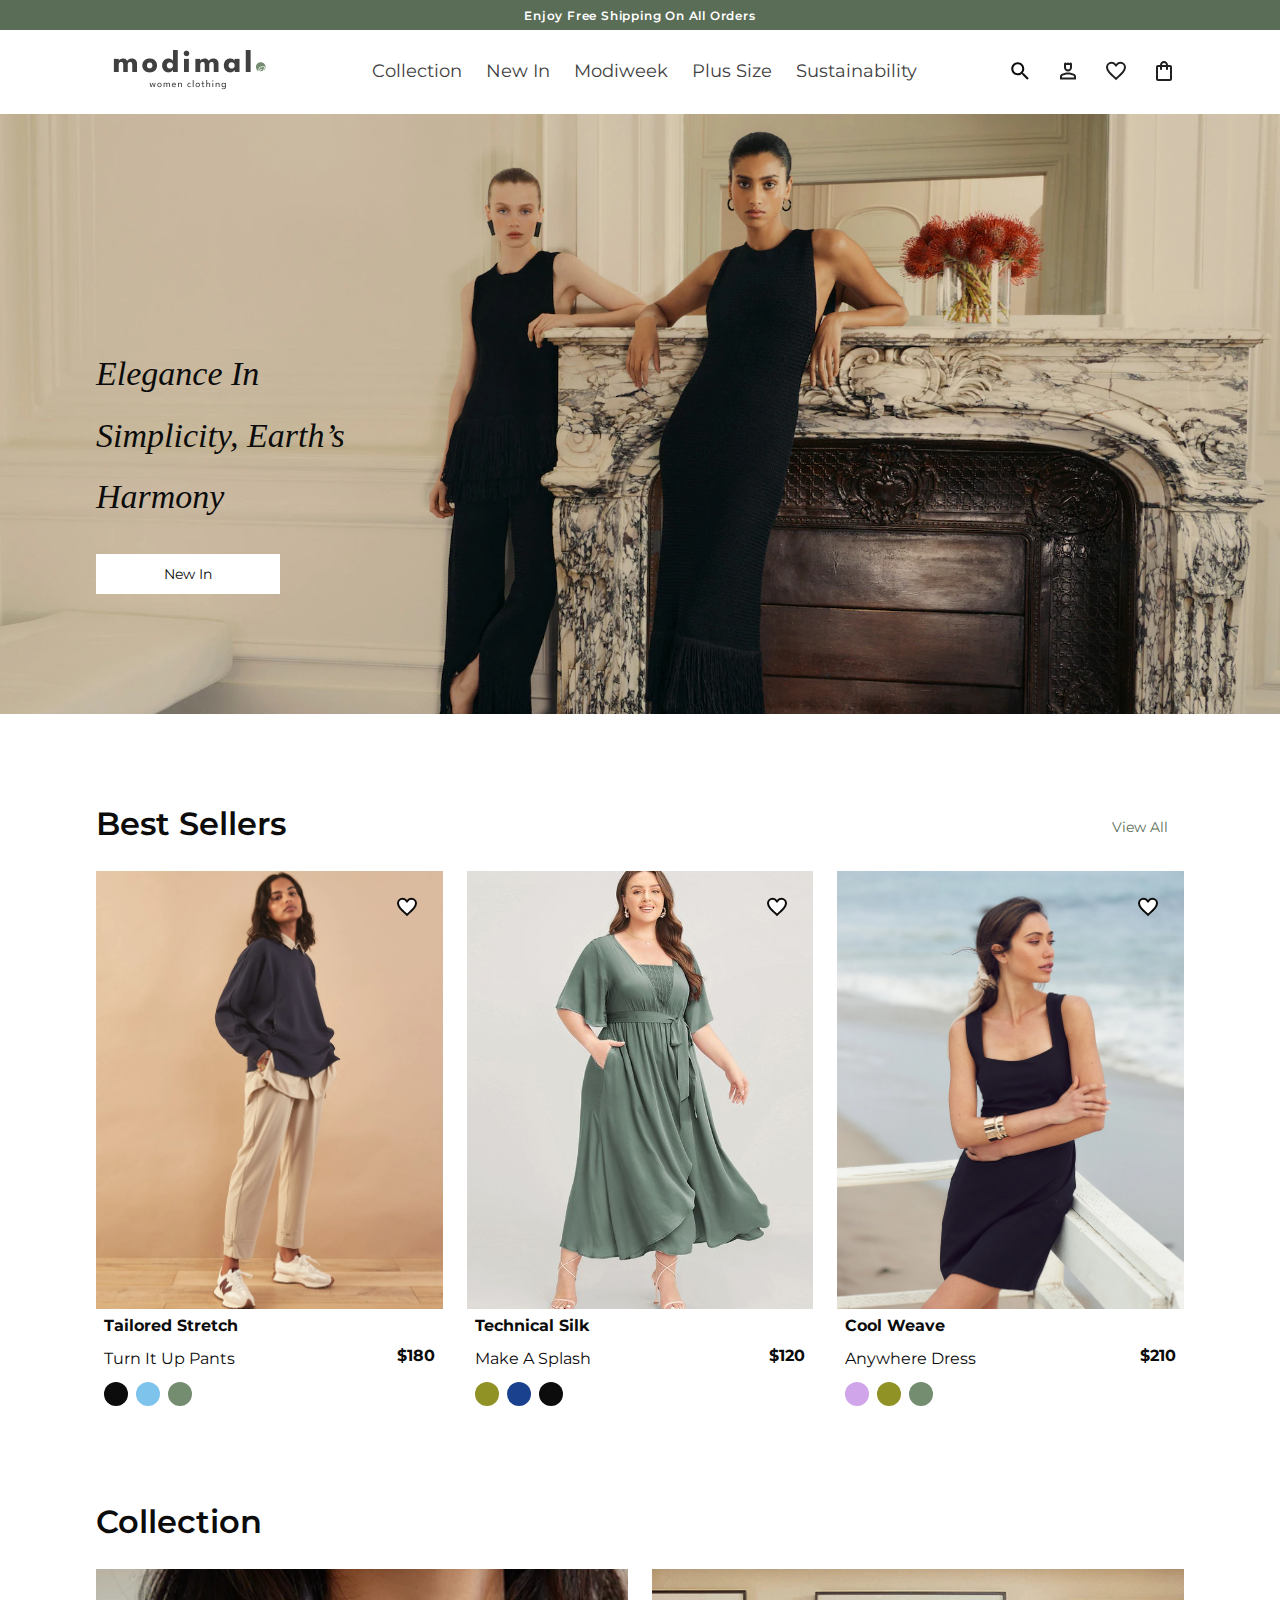
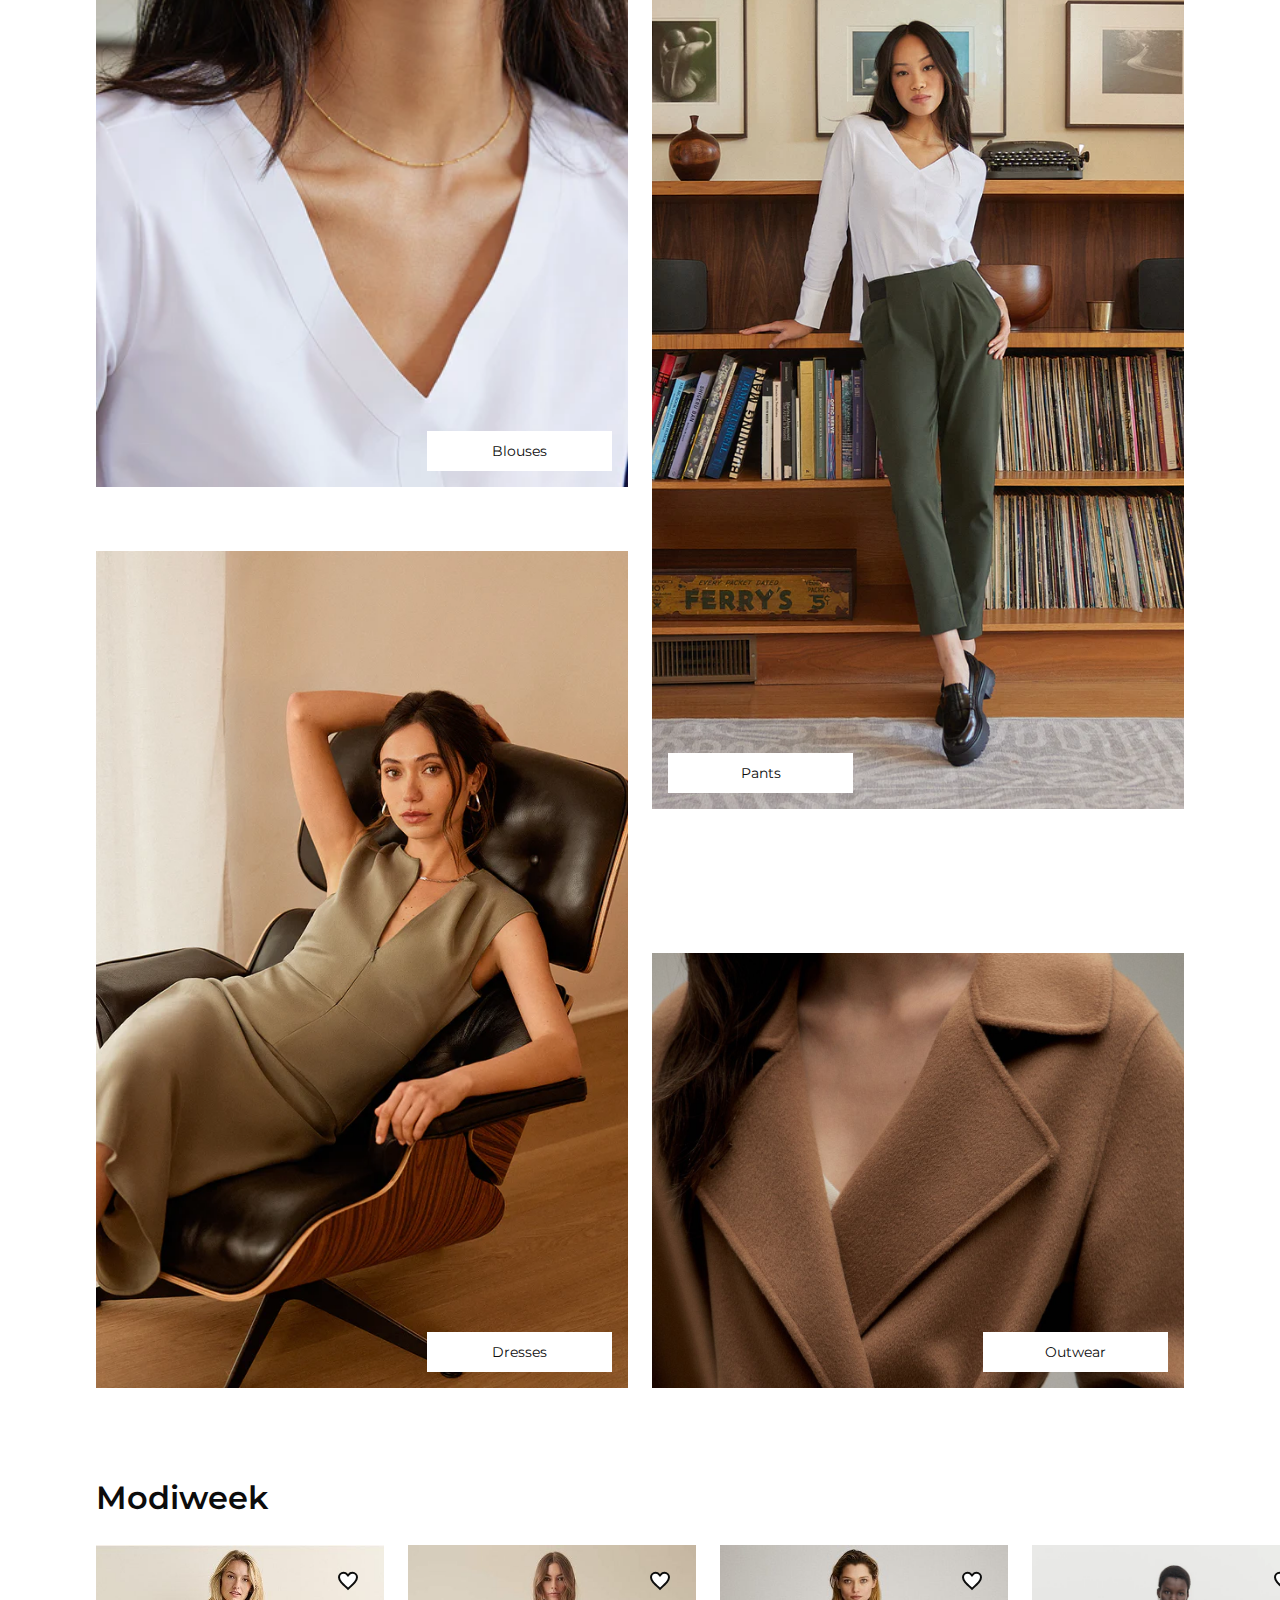
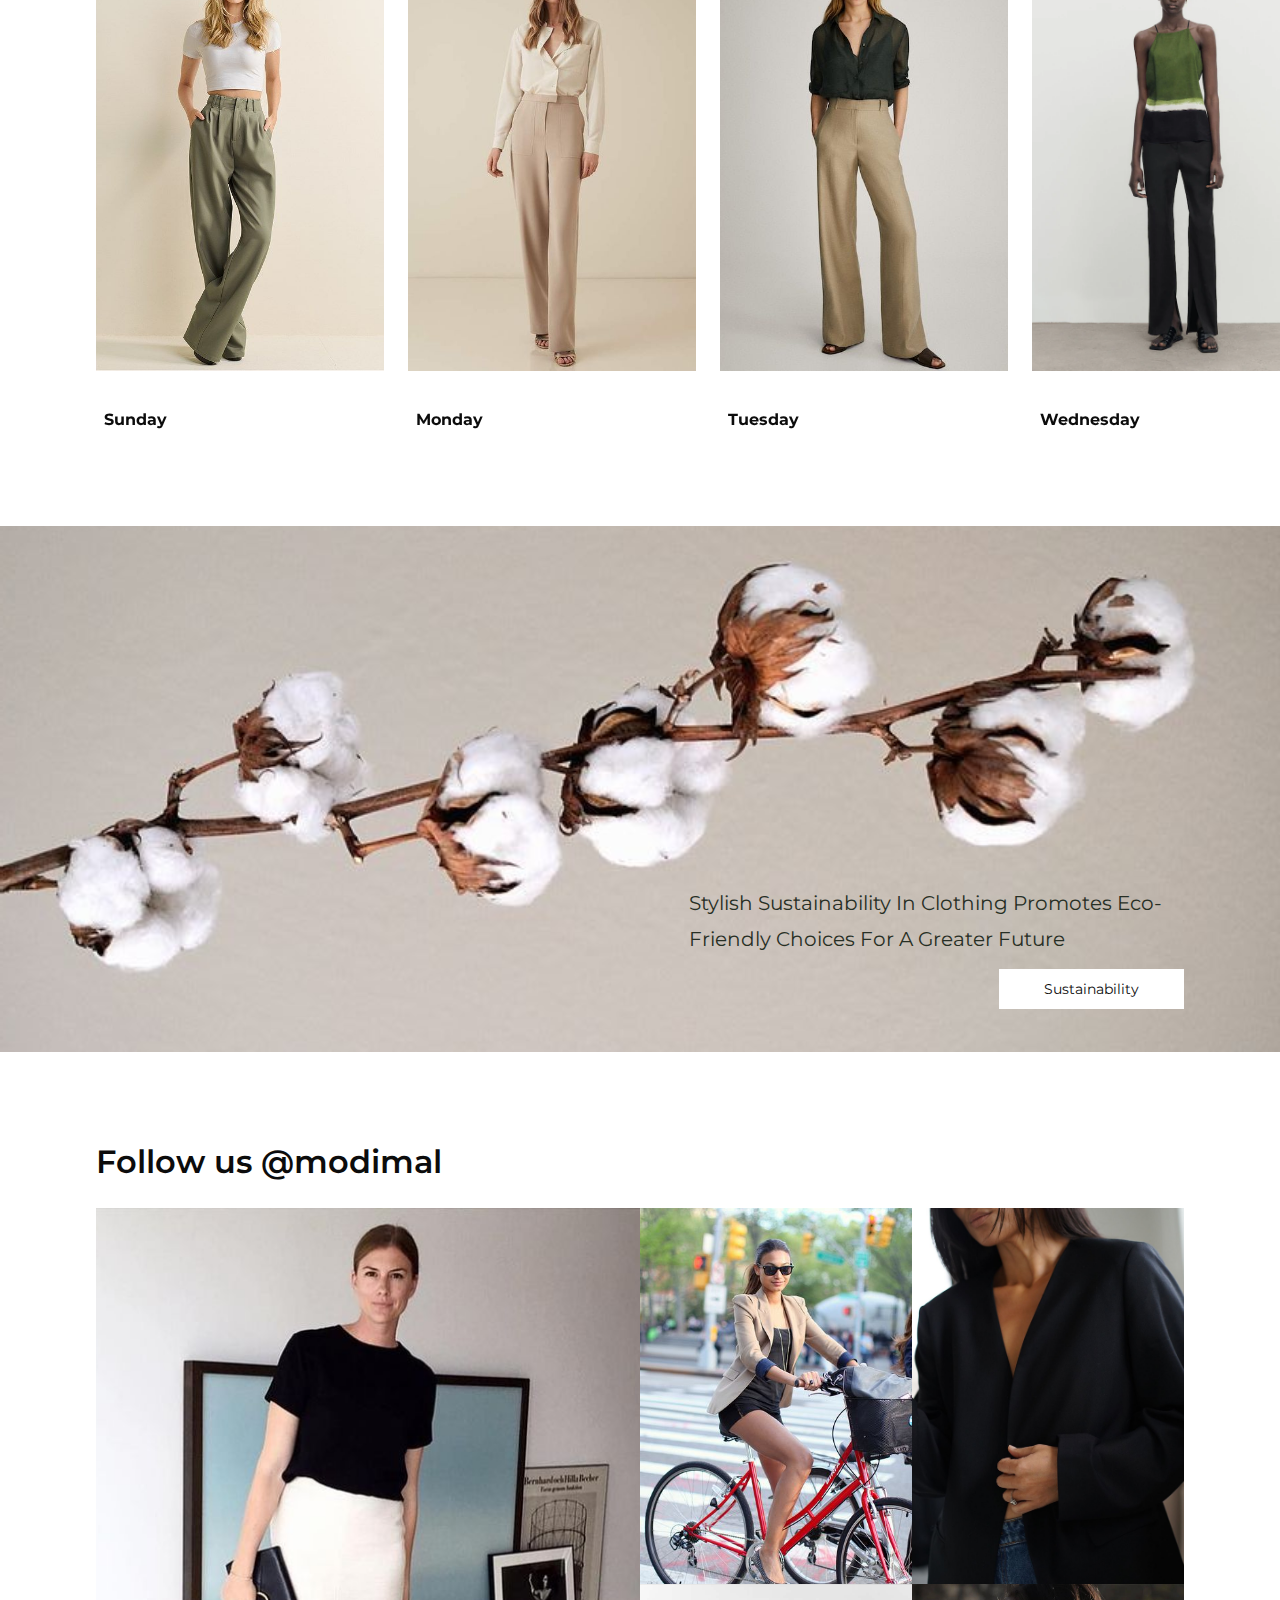
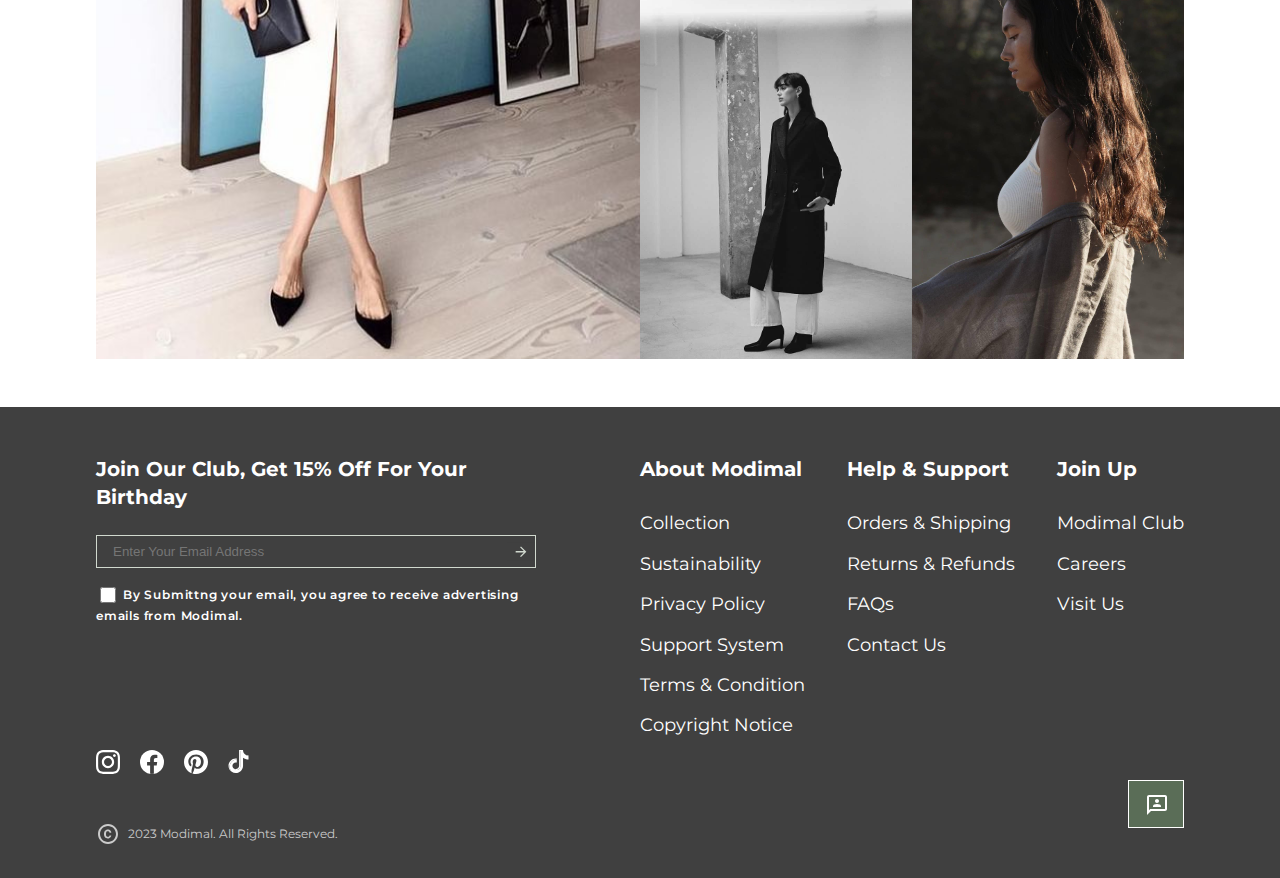
<file: index.html>
<!DOCTYPE html>
<html lang="en">
  <head>
    <meta charset="UTF-8" />
    <meta name="viewport" content="width=device-width, initial-scale=1.0" />
    <link rel="stylesheet" href="styles/splide-core.min.css" />
    <link rel="stylesheet" href="styles/splide.min.css" />
    <link rel="stylesheet" href="styles/style.css" />
    <link
      rel="stylesheet"
      href="https://fonts.googleapis.com/css?family=Montserrat"
    />
    <title>modimal</title>
  </head>
  <body>
    <div class="overlay"></div>
    <header>
      <div class="top-bar">
        <p class="top-bar-text">Enjoy Free Shipping On All Orders</p>
      </div>

      <div class="nav">
        <div class="nav-content">
          <a href="index.html"
            ><img class="logo" src="images/logo.jpg" alt="logo"
          /></a>
          <div class="top-main-menu">
            <div class="top-main-menu-1">
              <a>Collection</a>
              <div class="collection-menu">
                <div class="collection-menu-content">
                  <div class="collection-menu-text">
                    <p>category</p>
                    <a href="">shop all</a>
                    <a href="">blouses & top</a>
                    <a href="">pants</a>
                    <a href="">Dresses & jumpsuits</a>
                    <a href="">outwear & jackets </a>
                    <a href="">pullovers</a>
                    <a href="">tees</a>
                    <a href="">shorts & skirts</a>
                  </div>
                  <div class="collection-menu-text">
                    <p>featured</p>
                    <a href="">new in</a>
                    <a href="">modiweek</a>
                    <a href="">plus size</a>
                    <a href="">best seller</a>
                  </div>
                  <div class="collection-menu-text">
                    <p>more</p>
                    <a href="">bundles</a>
                    <a href="">occasion wear</a>
                    <a href="">matching set</a>
                    <a href="">suiting</a>
                  </div>

                  <div class="collection-menu-photo">
                    <div class="menu-photo-container-1"></div>
                    <p>Blouses</p>
                  </div>

                  <div class="collection-menu-photo">
                    <div class="menu-photo-container-2"></div>
                    <p>Plus size</p>
                  </div>
                </div>
              </div>
            </div>

            <div class="top-main-menu-2">
              <a>New In</a>
              <div class="newin-menu">
                <div class="newin-menu-content">
                  <div class="newin-menu-text">
                    <p>category</p>
                    <a href="">shop all</a>
                    <a href="">tops & blouses</a>
                    <a href="">tees</a>
                    <a href="">pants</a>
                    <a href="">jackets & outwears</a>
                    <a href="">pullovers</a>
                    <a href="">dresses & jumpsuits</a>
                    <a href="">shorts & skirts</a>
                  </div>
                  <div class="newin-menu-text">
                    <p>trending</p>
                    <a href="">plus size</a>
                    <a href="">fall collection</a>
                    <a href="">modiweek</a>
                  </div>

                  <div class="newin-menu-photo">
                    <div class="menu-photo-container-3"></div>
                    <p>fall collection</p>
                  </div>

                  <div class="newin-menu-photo">
                    <div class="menu-photo-container-4"></div>
                    <p>blouses</p>
                  </div>

                  <div class="newin-menu-photo">
                    <div class="menu-photo-container-5"></div>
                    <p>dresses</p>
                  </div>
                </div>
              </div>
            </div>

            <div class="top-main-menu-3">
              <a>Modiweek</a>
            </div>

            <div class="top-main-menu-4">
              <a>Plus Size</a>
              <div class="plussize-menu">
                <div class="plussize-menu-content">
                  <div class="plussize-menu-text">
                    <p>category</p>
                    <a href="">shop all</a>
                    <a href="">tops & blouses</a>
                    <a href="">tees</a>
                    <a href="">pants</a>
                    <a href="">jackets & outwears</a>
                    <a href="">pullovers</a>
                    <a href="">dresses & jumpsuits</a>
                    <a href="">shorts & skirts</a>
                  </div>

                  <div class="plussize-menu-photo">
                    <div class="menu-photo-container-6"></div>
                    <p>Pants</p>
                  </div>

                  <div class="plussize-menu-photo">
                    <div class="menu-photo-container-7"></div>
                    <p>dresses</p>
                  </div>

                  <div class="plussize-menu-photo">
                    <div class="menu-photo-container-8"></div>
                    <p>blouses</p>
                  </div>
                </div>
              </div>
            </div>

            <div class="top-main-menu-5">
              <a>Sustainability</a>
              <div class="sustainability-menu">
                <div class="sustainability-menu-content">
                  <div class="sustainability-menu-text">
                    <p>sustainability</p>
                    <a href="">mission</a>
                    <a href="">processing</a>
                    <a href="">materials</a>
                    <a href="">packaging</a>
                    <a href="">product care</a>
                    <a href="">our suppliers</a>
                  </div>

                  <div class="menu-photo-container-9"></div>

                  <div class="menu-photo-container-10"></div>
                </div>
              </div>
            </div>
          </div>

          <div class="top-right-menu">
            <div>
              <img class="mobile-menu" src="images/mobile-menu.svg" alt="" />
              <a href=""><img src="images/search.svg" alt="search-icon" /></a>
              <a class="profile-icon" href=""
                ><img
                  class="profile-icon"
                  src="images/profile.svg"
                  alt="profile-icon"
              /></a>
            </div>
            <div>
              <a href=""
                ><img src="images/favourite.svg" alt="favourite-icon"
              /></a>
              <a href=""
                ><img src="images/shopping-bag.svg" alt="bag-icon"
              /></a>
            </div>
          </div>
        </div>
      </div>
    </header>

    <div class="content">
      <div class="hero">
        <div class="hero-content">
          <div class="hero-text">
            <h1>Elegance in simplicity, Earth’s harmony</h1>
            <a href="">New In</a>
          </div>
        </div>
      </div>
      <main>
        <div class="main-content-1">
          <div class="best-sellers-title">
            <h2>Best Sellers</h2>
            <a href="">View All</a>
          </div>
          <div class="best-sellers-items">
            <div class="best-sellers-item">
              <div class="image-container-1">
                <form class="heart-form" action="">
                  <input type="checkbox" id="heart-1" />
                  <label for="heart-1">
                    <img class="heart-icon" src="images/heart.svg" alt="" />
                  </label>
                </form>
              </div>
              <div class="best-sellers-item-text">
                <h5>tailored stretch</h5>
                <div class="second-line">
                  <p>turn it up pants</p>
                  <p class="price">$180</p>
                </div>
                <div class="colours-1">
                  <div></div>
                  <div></div>
                  <div></div>
                </div>
              </div>
            </div>

            <div class="best-sellers-item">
              <div class="image-container-2">
                <form class="heart-form" action="">
                  <input type="checkbox" id="heart-2" />
                  <label for="heart-2">
                    <img class="heart-icon" src="images/heart.svg" alt="" />
                  </label>
                </form>
              </div>
              <div class="best-sellers-item-text">
                <h5>technical silk</h5>
                <div class="second-line">
                  <p>make a splash</p>
                  <p class="price">$120</p>
                </div>
                <div class="colours-2">
                  <div></div>
                  <div></div>
                  <div></div>
                </div>
              </div>
            </div>

            <div class="best-sellers-item">
              <div class="image-container-3">
                <form class="heart-form" action="">
                  <input type="checkbox" id="heart-3" />
                  <label for="heart-3">
                    <img class="heart-icon" src="images/heart.svg" alt="" />
                  </label>
                </form>
              </div>
              <div class="best-sellers-item-text">
                <h5>cool weave</h5>
                <div class="second-line">
                  <p>anywhere dress</p>
                  <p class="price">$210</p>
                </div>
                <div class="colours-3">
                  <div></div>
                  <div></div>
                  <div></div>
                </div>
              </div>
            </div>
          </div>
          <div class="collection-title">
            <h2>Collection</h2>
          </div>
          <div class="collection">
            <div class="collection-flex-1">
              <div class="collection-item-1">
                <a class="collection-link" href="">Blouses</a>
              </div>
              <div class="collection-item-2">
                <a class="collection-link" href="">Dresses</a>
              </div>
            </div>
            <div class="collection-flex-2">
              <div class="collection-item-3">
                <a class="collection-link" href="">Pants</a>
              </div>
              <div class="collection-item-4">
                <a class="collection-link" href="">Outwear</a>
              </div>
            </div>
          </div>
        </div>

        <div class="carousel-content">
          <div class="carousel-title">
            <h2>Modiweek</h2>
          </div>

          <section class="splide" id="splide1">
            <div class="splide__track">
              <ul class="splide__list">
                <li class="splide__slide">
                  <div class="carousel-item">
                    <div class="carousel-image-1">
                      <form class="heart-form" action="">
                        <label for="heart-4">
                          <img
                            class="heart-icon"
                            src="images/heart.svg"
                            alt=""
                          />
                        </label>
                        <input type="checkbox" id="heart-4" />
                      </form>
                    </div>
                    <p class="carousel-text">Sunday</p>
                  </div>
                </li>

                <li class="splide__slide">
                  <div class="carousel-item">
                    <div class="carousel-image-2">
                      <form class="heart-form" action="">
                        <label for="heart-5">
                          <img
                            class="heart-icon"
                            src="images/heart.svg"
                            alt=""
                          />
                        </label>
                        <input type="checkbox" id="heart-5" />
                      </form>
                    </div>
                    <p class="carousel-text">Monday</p>
                  </div>
                </li>
                <li class="splide__slide">
                  <div class="carousel-item">
                    <div class="carousel-image-3">
                      <form class="heart-form" action="">
                        <label for="heart-6">
                          <img
                            class="heart-icon"
                            src="images/heart.svg"
                            alt=""
                          />
                        </label>
                        <input type="checkbox" id="heart-6" />
                      </form>
                    </div>
                    <p class="carousel-text">Tuesday</p>
                  </div>
                </li>
                <li class="splide__slide">
                  <div class="carousel-item">
                    <div class="carousel-image-4">
                      <form class="heart-form" action="">
                        <label for="heart-7">
                          <img
                            class="heart-icon"
                            src="images/heart.svg"
                            alt=""
                          />
                        </label>
                        <input type="checkbox" id="heart-7" />
                      </form>
                    </div>
                    <p class="carousel-text">Wednesday</p>
                  </div>
                </li>
                <li class="splide__slide">
                  <div class="carousel-item">
                    <div class="carousel-image-5">
                      <form class="heart-form" action="">
                        <label for="heart-8">
                          <img
                            class="heart-icon"
                            src="images/heart.svg"
                            alt=""
                          />
                        </label>
                        <input type="checkbox" id="heart-8" />
                      </form>
                    </div>
                    <p class="carousel-text">Thursday</p>
                  </div>
                </li>

                <li class="splide__slide">
                  <div class="carousel-item">
                    <div class="carousel-image-6">
                      <form class="heart-form" action="">
                        <label for="heart-9">
                          <img
                            class="heart-icon"
                            src="images/heart.svg"
                            alt=""
                          />
                        </label>
                        <input type="checkbox" id="heart-9" />
                      </form>
                    </div>
                    <p class="carousel-text">Friday</p>
                  </div>
                </li>

                <li class="splide__slide">
                  <div class="carousel-item">
                    <div class="carousel-image-7">
                      <form class="heart-form" action="">
                        <label for="heart-10">
                          <img
                            class="heart-icon"
                            src="images/heart.svg"
                            alt=""
                          />
                        </label>
                        <input type="checkbox" id="heart-10" />
                      </form>
                    </div>
                    <p class="carousel-text">Saturday</p>
                  </div>
                </li>
              </ul>
            </div>
          </section>
        </div>
        <div class="wide-image">
          <div class="wide-image-content">
            <div class="wide-image-text">
              <h4>
                Stylish sustainability in clothing promotes eco-friendly choices
                for a greater future
              </h4>
              <a href="">Sustainability</a>
            </div>
          </div>
        </div>

        <div class="main-content-2">
          <div class="followus-title">
            <h2>Follow us @modimal</h2>
          </div>

          <div class="photo-container">
            <div class="follow-photo"></div>
            <div class="follow-photo"></div>
            <div class="follow-photo"></div>
            <div class="follow-photo"></div>
            <div class="follow-photo"></div>
          </div>
        </div>
      </main>

      <footer>
        <div class="footer-content">
          <div class="footer-content-flex">
            <div class="footer-left-section">
              <h4>Join our club, get 15% off for your Birthday</h4>
              <form>
                <input
                  type="email"
                  name="email"
                  placeholder="Enter Your Email Address"
                />
                <button><img src="images/form-arrow.svg" alt="" /></button>
              </form>
              <div class="checkbox">
                <input type="checkbox" name="agree" id="checkbox" />
                <label for="checkbox"
                  >By Submittng your email, you agree to receive advertising
                  emails from Modimal.</label
                >
              </div>
            </div>
            <div class="footer-right-section">
              <div class="footer-right-column">
                <h4>About Modimal</h4>
                <a href="">Collection</a>
                <a href="">Sustainability</a>
                <a href="">Privacy Policy</a>
                <a href="">Support System</a>
                <a href="">Terms & Condition</a>
                <a href="">Copyright Notice</a>
              </div>
              <div class="footer-right-column">
                <h4>Help & Support</h4>
                <a href="">Orders & Shipping</a>
                <a href="">Returns & Refunds</a>
                <a href="">FAQs</a>
                <a href="">Contact Us</a>
              </div>
              <div class="footer-right-column">
                <h4>Join Up</h4>
                <a href="">Modimal Club</a>
                <a href="">Careers</a>
                <a href="">Visit Us</a>
              </div>
            </div>
          </div>

          <div class="footer-icons">
            <a href=""><img src="images/instagram.svg" alt="instagram" /></a>
            <a href=""><img src="images/facebook.svg" alt="facebook" /></a>
            <a href=""><img src="images/pinterest.svg" alt="pinterest" /></a>
            <a href=""><img src="images/tiktok.svg" alt="tiktok" /></a>
          </div>

          <div class="footer-bottom-text">
            <img src="images/copyright.svg" alt="copyright" />
            <p>2023 modimal. All Rights Reserved.</p>
          </div>

          <div class="chatbox">
            <img src="images/chatbox.svg" alt="chatbox" />
          </div>
        </div>
      </footer>

      <script src="scripts/splide.min.js"></script>
      <script src="scripts/script.js"></script>
      
    </div>
  </body>
</html>
</file>
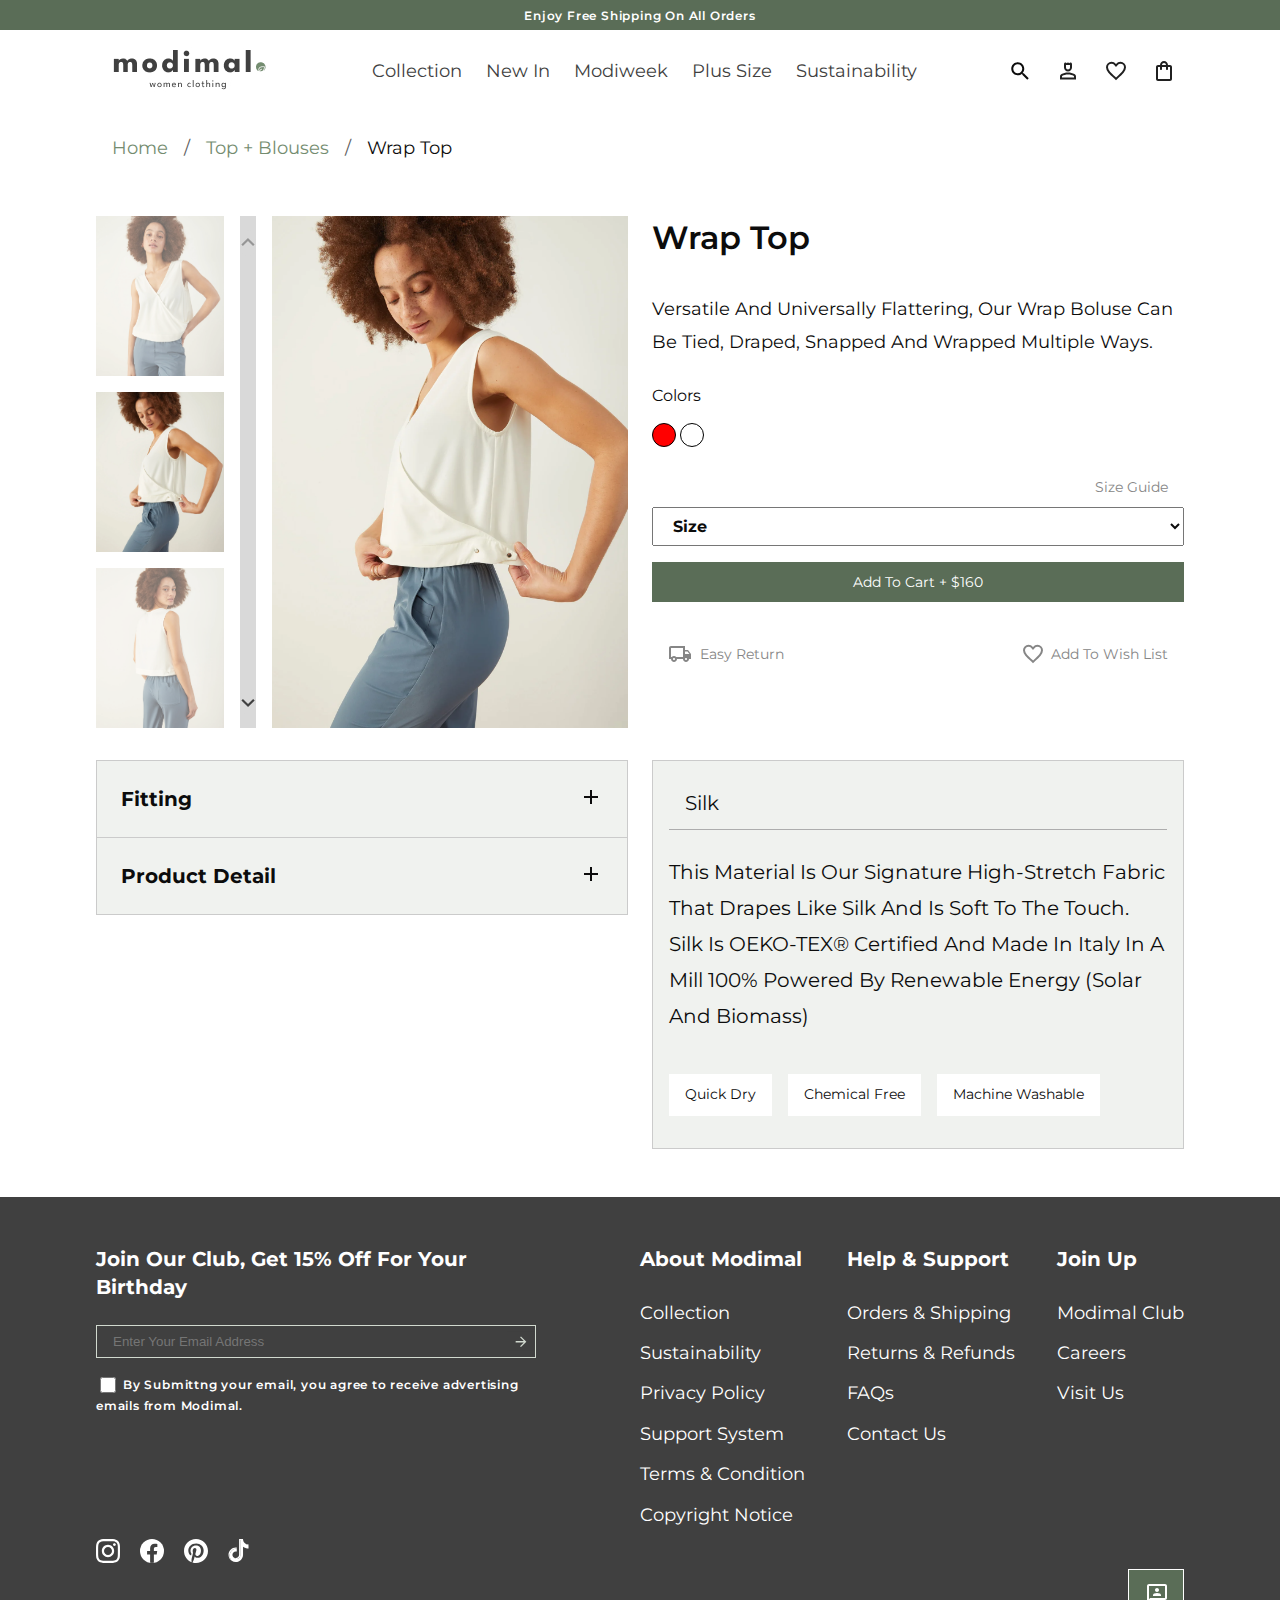
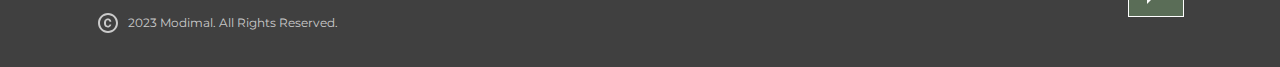
<file: product.html>
<!DOCTYPE html>
<html lang="en">
  <head>
    <meta charset="UTF-8" />
    <meta name="viewport" content="width=device-width, initial-scale=1.0" />
    <link rel="stylesheet" href="styles/splide-core.min.css" />
    <link rel="stylesheet" href="styles/splide.min.css" />
    <link rel="stylesheet" href="styles/style.css" />
    <link
      rel="stylesheet"
      href="https://fonts.googleapis.com/css?family=Montserrat"
    />
    <title>modimal</title>
  </head>

  <body>
    <div class="overlay"></div>
    <header>
      <div class="top-bar">
        <p class="top-bar-text">Enjoy Free Shipping On All Orders</p>
      </div>

      <div class="nav">
        <div class="nav-content">
          <a href="index.html"
            ><img class="logo" src="images/logo.jpg" alt="logo"
          /></a>
          <div class="top-main-menu">
            <div class="top-main-menu-1">
              <a>Collection</a>
              <div class="collection-menu">
                <div class="collection-menu-content">
                  <div class="collection-menu-text">
                    <p>category</p>
                    <a href="">shop all</a>
                    <a href="">blouses & top</a>
                    <a href="">pants</a>
                    <a href="">Dresses & jumpsuits</a>
                    <a href="">outwear & jackets </a>
                    <a href="">pullovers</a>
                    <a href="">tees</a>
                    <a href="">shorts & skirts</a>
                  </div>
                  <div class="collection-menu-text">
                    <p>featured</p>
                    <a href="">new in</a>
                    <a href="">modiweek</a>
                    <a href="">plus size</a>
                    <a href="">best seller</a>
                  </div>
                  <div class="collection-menu-text">
                    <p>more</p>
                    <a href="">bundles</a>
                    <a href="">occasion wear</a>
                    <a href="">matching set</a>
                    <a href="">suiting</a>
                  </div>

                  <div class="collection-menu-photo">
                    <div class="menu-photo-container-1"></div>
                    <p>Blouses</p>
                  </div>

                  <div class="collection-menu-photo">
                    <div class="menu-photo-container-2"></div>
                    <p>Plus size</p>
                  </div>
                </div>
              </div>
            </div>

            <div class="top-main-menu-2">
              <a>New In</a>
              <div class="newin-menu">
                <div class="newin-menu-content">
                  <div class="newin-menu-text">
                    <p>category</p>
                    <a href="">shop all</a>
                    <a href="">tops & blouses</a>
                    <a href="">tees</a>
                    <a href="">pants</a>
                    <a href="">jackets & outwears</a>
                    <a href="">pullovers</a>
                    <a href="">dresses & jumpsuits</a>
                    <a href="">shorts & skirts</a>
                  </div>
                  <div class="newin-menu-text">
                    <p>trending</p>
                    <a href="">plus size</a>
                    <a href="">fall collection</a>
                    <a href="">modiweek</a>
                  </div>

                  <div class="newin-menu-photo">
                    <div class="menu-photo-container-3"></div>
                    <p>fall collection</p>
                  </div>

                  <div class="newin-menu-photo">
                    <div class="menu-photo-container-4"></div>
                    <p>blouses</p>
                  </div>

                  <div class="newin-menu-photo">
                    <div class="menu-photo-container-5"></div>
                    <p>dresses</p>
                  </div>
                </div>
              </div>
            </div>

            <div class="top-main-menu-3">
              <a>Modiweek</a>
            </div>

            <div class="top-main-menu-4">
              <a>Plus Size</a>
              <div class="plussize-menu">
                <div class="plussize-menu-content">
                  <div class="plussize-menu-text">
                    <p>category</p>
                    <a href="">shop all</a>
                    <a href="">tops & blouses</a>
                    <a href="">tees</a>
                    <a href="">pants</a>
                    <a href="">jackets & outwears</a>
                    <a href="">pullovers</a>
                    <a href="">dresses & jumpsuits</a>
                    <a href="">shorts & skirts</a>
                  </div>

                  <div class="plussize-menu-photo">
                    <div class="menu-photo-container-6"></div>
                    <p>Pants</p>
                  </div>

                  <div class="plussize-menu-photo">
                    <div class="menu-photo-container-7"></div>
                    <p>dresses</p>
                  </div>

                  <div class="plussize-menu-photo">
                    <div class="menu-photo-container-8"></div>
                    <p>blouses</p>
                  </div>
                </div>
              </div>
            </div>

            <div class="top-main-menu-5">
              <a>Sustainability</a>
              <div class="sustainability-menu">
                <div class="sustainability-menu-content">
                  <div class="sustainability-menu-text">
                    <p>sustainability</p>
                    <a href="">mission</a>
                    <a href="">processing</a>
                    <a href="">materials</a>
                    <a href="">packaging</a>
                    <a href="">product care</a>
                    <a href="">our suppliers</a>
                  </div>

                  <div class="menu-photo-container-9"></div>

                  <div class="menu-photo-container-10"></div>
                </div>
              </div>
            </div>
          </div>

          <div class="top-right-menu">
            <div>
              <img class="mobile-menu" src="images/mobile-menu.svg" alt="" />
              <a href=""><img src="images/search.svg" alt="search-icon" /></a>
              <a class="profile-icon" href=""
                ><img
                  class="profile-icon"
                  src="images/profile.svg"
                  alt="profile-icon"
              /></a>
            </div>
            <div>
              <a href=""
                ><img src="images/favourite.svg" alt="favourite-icon"
              /></a>
              <a href=""
                ><img src="images/shopping-bag.svg" alt="bag-icon"
              /></a>
            </div>
          </div>
        </div>
      </div>
    </header>

    <div class="content">
      <main>
        <div class="product-content-1">
          <div class="product-path">
            <p>Home</p>
            <span>/</span>
            <p>top + blouses</p>
            <span>/</span>
            <p>wrap top</p>
          </div>

          <div class="product">
            <div class="product-photos">
              <div class="thumbnail-section">
                <section class="splide" id="splide2">
                  <div class="splide__track">
                    <ul class="splide__list">
                      <li class="splide__slide"><div class="product-thumb thumb-1">
                        <div class="thumb-overlay"></div>
                      </div></li>
                      <li class="splide__slide"><div class="product-thumb thumb-2">
                        <div class="thumb-overlay"></div>
                      </div></li>
                      <li class="splide__slide"><div class="product-thumb thumb-3">
                        <div class="thumb-overlay"></div>
                      </div></li>
                      <li class="splide__slide"><div class="product-thumb thumb-4">
                        <div class="thumb-overlay"></div>
                      </div></li>
                      <li class="splide__slide"><div class="product-thumb thumb-5">
                        <div class="thumb-overlay"></div>
                      </div></li>
                    </ul>
                  </div>
                </section>
              </div>

              <div class="product-photo"></div>

            </div>

            <div class="product-options">
              <h3>wrap top</h3>
              <p>
                Versatile and universally flattering, our wrap boluse can be
                tied, draped, snapped and wrapped multiple ways.
              </p>
              <div class="product-colours">
                <p>Colors</p>
                <div class="product-colour-1"></div>
                <div class="product-colour-2"></div>
              </div>

              <div class="product-size">
                <a href=""><p>Size Guide</p></a>

                <form action="">
                  <select name="size" id="">
                    <option value="">Size</option>
                    <option value="34">34</option>
                    <option value="36">36</option>
                    <option value="38">38</option>
                    <option value="40">40</option>
                    <option value="42">42</option>
                  </select>
                  <button class="add-to-cart">Add To Cart + $160</button>
                </form>
              </div>

              <div class="cart-bottom">
                <div>
                  <img src="images/easy-return.svg" alt="" />
                  <p>easy return</p>
                </div>
                <div>
                  <img src="images/wishlist.svg" alt="" />
                  <p>add to wish list</p>
                </div>
              </div>
            </div>

            <div class="product-details-left">
              <div class="expandable-title">
                <h4>Fitting</h4>
                <img src="images/plus.svg" alt="" />
              </div>
              <div class="expandable-text">
                <h4>Fabric & care</h4>
                <img src="images/minimize.svg" alt="" />
                <p>Fabric :</p>
                <p>Tailored Stretch,</p>
                <p>
                  Made in Italy, 62% Nylon, 38% Elastane, 100% vegan materials
                </p>
                <p>Care:</p>
                <p>Cold machine wash, line dry</p>
                <p>
                  Do not tumble dry or dry clean, Do not use bleach or fabric
                  softener
                </p>
              </div>
              <div class="expandable-title">
                <h4>Product Detail</h4>
                <img src="images/plus.svg" alt="" />
              </div>
              <div class="expandable-text">
                <h4>Shipping And Return</h4>
                <img src="images/minimize.svg" alt="" />
                <p>Shipping :</p>
                <p>is free on US , Canada orders are $15</p>
                <p>Returns:</p>
                <p>
                  Unwashed, unworn items are eligible for returns or exchanges
                  within 30 days of purchase. Final Sale items are not eligible
                  for returns or exchanges.
                </p>
              </div>
            </div>

            <div class="product-details-right">
              <div class="product-details-right-content">
                <p class="p-with-line">Silk</p>
                <p>
                  This material is our signature high-stretch fabric that drapes
                  like silk and is soft to the touch. Silk is OEKO-TEX®
                  certified and made in Italy in a mill 100% powered by
                  renewable energy (solar and biomass)
                </p>
                <div class="product-material-features">
                  <p>quick dry</p>
                  <p>chemical free</p>
                  <p>machine washable</p>
                </div>
              </div>
            </div>
          </div>
        </div>
      </main>

      <footer>
        <div class="footer-content">
          <div class="footer-content-flex">
            <div class="footer-left-section">
              <h4>Join our club, get 15% off for your Birthday</h4>
              <form>
                <input
                  type="email"
                  name="email"
                  placeholder="Enter Your Email Address"
                />
                <button><img src="images/form-arrow.svg" alt="" /></button>
              </form>
              <div class="checkbox">
                <input type="checkbox" name="agree" id="checkbox" />
                <label for="checkbox"
                  >By Submittng your email, you agree to receive advertising
                  emails from Modimal.</label
                >
              </div>
            </div>
            <div class="footer-right-section">
              <div class="footer-right-column">
                <h4>About Modimal</h4>
                <a href="">Collection</a>
                <a href="">Sustainability</a>
                <a href="">Privacy Policy</a>
                <a href="">Support System</a>
                <a href="">Terms & Condition</a>
                <a href="">Copyright Notice</a>
              </div>
              <div class="footer-right-column">
                <h4>Help & Support</h4>
                <a href="">Orders & Shipping</a>
                <a href="">Returns & Refunds</a>
                <a href="">FAQs</a>
                <a href="">Contact Us</a>
              </div>
              <div class="footer-right-column">
                <h4>Join Up</h4>
                <a href="">Modimal Club</a>
                <a href="">Careers</a>
                <a href="">Visit Us</a>
              </div>
            </div>
          </div>

          <div class="footer-icons">
            <a href=""><img src="images/instagram.svg" alt="instagram" /></a>
            <a href=""><img src="images/facebook.svg" alt="facebook" /></a>
            <a href=""><img src="images/pinterest.svg" alt="pinterest" /></a>
            <a href=""><img src="images/tiktok.svg" alt="tiktok" /></a>
          </div>

          <div class="footer-bottom-text">
            <img src="images/copyright.svg" alt="copyright" />
            <p>2023 modimal. All Rights Reserved.</p>
          </div>

          <div class="chatbox">
            <img src="images/chatbox.svg" alt="chatbox" />
          </div>
        </div>
      </footer>

      <script src="scripts/splide.min.js"></script>
      <script src="scripts/script.js"></script>
    </div>
  </body>
</html>
</file>
<file: styles/style.css>
body {
  margin: 0;
}

* {
  box-sizing: border-box;
}

.top-bar {
  width: 100%;
  background-color: #5a6d57;
}

.top-bar-text {
  color: #fff;
  text-align: center;
  font-family: Montserrat;
  font-size: 12px;
  font-style: normal;
  font-weight: 600;
  line-height: normal;
  letter-spacing: 0.8px;
  margin: 0;
  padding-top: 8px;
  padding-bottom: 7px;
}

.nav-content {
  width: 85%;
  margin: 16px auto 18px;
  display: flex;
  justify-content: space-between;
  align-items: center;
}

.top-main-menu {
  display: flex;
  justify-content: space-between;
  gap: 24px;
}

.top-main-menu a {
  color: #404040;
  text-align: center;
  font-family: Montserrat;
  font-size: 18px;
  font-style: normal;
  font-weight: 400;
  line-height: 180%;
  cursor: pointer;
}

.top-main-menu a:hover {
  color: #0c0c0c;
}

.top-right-menu {
  display: flex;
  align-items: center;
  gap: 24px;
  height: 32px;
  padding-right: 8px;
}

.top-right-menu div {
  font-size: 0;
}

.top-right-menu a {
  display: inline-block;
  height: 24px;
  margin-right: 24px;
  vertical-align: middle;
}

.top-right-menu a:nth-of-type(2) {
  margin-right: 0;
}

.mobile-menu {
  display: none;
}

.hero {
  height: 600px;
  background-image: url("../images/hero.png");
  background-position: top;
  background-size: cover;
}

.hero-content {
  width: 85%;
  height: 100%;
  margin: 0 auto;
  position: relative;
}

.hero-text {
  width: 295px;
  position: absolute;
  bottom: 20%;
  left: 0;
}

.hero-text h1 {
  color: #0c0c0c;
  font-family: Gill Sans MT;
  font-size: 34px;
  font-style: italic;
  font-weight: 400;
  line-height: 180%;
  text-transform: capitalize;
  margin: 0 0 27px 0;
}

.hero-text a {
  color: #0c0c0c;
  text-align: center;
  font-family: Montserrat;
  font-size: 14px;
  font-style: normal;
  font-weight: 400;
  line-height: 24px;
  text-decoration: none;
  display: block;
  background: #fff;
  width: 184px;
  padding: 8px 16px;
}

.main-content-1 {
  width: 85%;
  margin: 88px auto;
}

.main-content-2 {
  width: 85%;
  margin: 0 auto;
}

.best-sellers-items a {
  text-decoration: none;
}

.best-sellers-title {
  display: flex;
  justify-content: space-between;
  align-items: end;
  margin-bottom: 24px;
}

.best-sellers-title h2,
.collection-title h2,
.followus-title h2,
.carousel-title h2 {
  color: #0c0c0c;
  font-family: Montserrat;
  font-size: 32px;
  font-style: normal;
  font-weight: 600;
  line-height: 140%;
  margin: 0;
}

.best-sellers-title a {
  color: #5a6d57;
  text-align: right;
  font-family: Montserrat;
  font-size: 14px;
  font-style: normal;
  font-weight: 400;
  line-height: 24px;
  text-decoration: none;
  display: block;
  background: #fff;
  width: 102px;
  padding: 8px 16px;
}

.best-sellers-items {
  display: flex;
  justify-content: space-between;
  gap: 24px;
  margin-bottom: 94px;
}

.best-sellers-item {
  width: calc(100% / 3);
}

.image-container-1 {
  height: 438px;
  background-image: url("../images/item1.png");
  background-size: cover;
  background-position: center;
  position: relative;
}

.heart-form {
  height: 24px;
  width: 24px;
  position: absolute;
  top: 24px;
  right: 24px;
}

.heart-form input {
  opacity: 0;
}

.heart-icon {
  height: 24px;
  width: 24px;
  position: absolute;
  top: 0px;
  right: 0px;
}

.image-container-2 {
  height: 438px;
  background-image: url("../images/item2.jfif");
  background-size: cover;
  background-position: center;
  position: relative;
}

.image-container-3 {
  height: 438px;
  background-image: url("../images/item3.png");
  background-size: cover;
  background-position: center;
  position: relative;
}

.best-sellers-item h5 {
  color: #0c0c0c;
  font-family: Montserrat;
  font-size: 16px;
  font-style: normal;
  font-weight: 700;
  line-height: 140%;
  text-transform: capitalize;
  margin: 6px 0 8px 0;
}

.best-sellers-item-text {
  padding: 0 8px;
}

.best-sellers-item .second-line {
  display: flex;
  justify-content: space-between;
  margin-bottom: 8px;
}

.best-sellers-item .second-line p {
  color: #0c0c0c;
  font-family: Montserrat;
  font-size: 16px;
  font-style: normal;
  font-weight: 400;
  line-height: 180%;
  text-transform: capitalize;
  margin: 0;
}

.best-sellers-item .second-line .price {
  color: #0c0c0c;
  font-family: Montserrat;
  font-size: 16px;
  font-style: normal;
  font-weight: 700;
  line-height: 140%;
  margin: 0;
}

.colours-1,
.colours-2,
.colours-3 {
  display: flex;
  justify-content: flex-start;
  gap: 8px;
}

.colours-1 div,
.colours-2 div,
.colours-3 div {
  height: 24px;
  width: 24px;
  border-radius: 50%;
}

.colours-1 div:nth-of-type(1) {
  background-color: #0c0c0c;
}

.colours-1 div:nth-of-type(2) {
  background-color: #7dc3eb;
}

.colours-1 div:nth-of-type(3) {
  background-color: #748c70;
}

.colours-2 div:nth-of-type(1) {
  background-color: #909225;
}

.colours-2 div:nth-of-type(2) {
  background-color: #19418e;
}

.colours-2 div:nth-of-type(3) {
  background-color: #0c0c0c;
}

.colours-3 div:nth-of-type(1) {
  background-color: #d0a5ea;
}

.colours-3 div:nth-of-type(2) {
  background-color: #909225;
}

.colours-3 div:nth-of-type(3) {
  background-color: #748c70;
}

.collection {
  display: flex;
  justify-content: space-between;
  gap: 24px;
  margin-top: 24px;
  margin-bottom: 88px;
}

.collection-flex-1,
.collection-flex-2 {
  width: calc(50% - 12px);
  display: flex;
  flex-direction: column;
  justify-content: space-between;
}

.collection-flex-1 {
  gap: 64px;
}

.collection-item-1 {
  background-image: url("../images/collection1.png");
  height: 518px;
  background-size: cover;
  background-position: center;
  position: relative;
}

.collection-item-2 {
  background-image: url("../images/collection3.png");
  height: 837px;
  background-size: cover;
  background-position: center;
  position: relative;
}

.collection-item-3 {
  background-image: url("../images/collection2.png");
  height: 840px;
  background-size: cover;
  background-position: center;
  position: relative;
}

.collection-item-4 {
  background-image: url("../images/collection4.jfif");
  height: 435px;
  background-size: cover;
  background-position: center;
  position: relative;
}

.collection-link {
  color: #0c0c0c;
  text-align: center;
  font-family: Montserrat;
  font-size: 14px;
  font-style: normal;
  font-weight: 400;
  line-height: 24px;
  text-decoration: none;
  display: block;
  background: #fff;
  width: 185px;
  padding: 8px 16px;
  position: absolute;
  bottom: 16px;
  right: 16px;
}

.collection-item-3 .collection-link {
  bottom: 16px;
  left: 16px;
}

.collection-menu,
.newin-menu,
.plussize-menu,
.sustainability-menu {
  width: 100%;
  position: absolute;
  z-index: 1000;
  top: 100px;
  left: 0;
  background-color: #fff;
  display: none;
}

.collection-menu-content,
.newin-menu-content,
.plussize-menu-content,
.sustainability-menu-content {
  width: 85%;
  margin: 0 auto;
  display: flex;
  gap: 24px;
  padding: 32px 0 57px 0;
}

.collection-menu-text {
  width: calc((50% - 60px) / 3);
}

.newin-menu-text {
  width: calc((50% - 36px) / 2);
}

.plussize-menu-text {
  width: calc(50% - 12px);
}

.sustainability-menu-text {
  width: calc((100% - 48px) / 3);
}

.collection-menu-photo {
  width: calc((50% - 36px) / 2);
}

.newin-menu-photo {
  width: calc((50% - 60px) / 3);
}

.plussize-menu-photo {
  width: calc((50% - 60px) / 3);
}

.menu-photo-container-9,
.menu-photo-container-10 {
  width: calc((100% - 48px) / 3);
  background-position: center;
  background-size: cover;
  height: 438px;
}

.menu-photo-container-1,
.menu-photo-container-2,
.menu-photo-container-3,
.menu-photo-container-4,
.menu-photo-container-5,
.menu-photo-container-6,
.menu-photo-container-7,
.menu-photo-container-8 {
  background-position: center;
  background-size: cover;
  width: 100%;
  height: 420px;
}

.menu-photo-container-1 {
  background-image: url("../images/menu-photo-1.png");
}

.menu-photo-container-2 {
  background-image: url("../images/menu-photo-2.png");
}

.menu-photo-container-3 {
  background-image: url("../images/menu-photo-3.png");
}

.menu-photo-container-4 {
  background-image: url("../images/menu-photo-4.png");
}

.menu-photo-container-5 {
  background-image: url("../images/menu-photo-5.png");
}

.menu-photo-container-6 {
  background-image: url("../images/menu-photo-6.jpg");
}

.menu-photo-container-7 {
  background-image: url("../images/menu-photo-7.png");
}

.menu-photo-container-8 {
  background-image: url("../images/menu-photo-8.png");
}

.menu-photo-container-9 {
  background-image: url("../images/menu-photo-9.jpg");
}

.menu-photo-container-10 {
  background-image: url("../images/menu-photo-10.jpg");
}

.collection-menu-text p,
.newin-menu-text p,
.plussize-menu-text p,
.sustainability-menu-text p {
  color: #0c0c0c;
  font-family: Montserrat;
  font-size: 18px;
  font-style: normal;
  font-weight: 400;
  line-height: 180%; /* 32.4px */
  text-transform: capitalize;
  margin: 0 0 24px 0;
}

.collection-menu-text a,
.newin-menu-text a,
.plussize-menu-text a,
.sustainability-menu-text a {
  display: block;
  color: #404040;
  font-family: Montserrat;
  font-size: 18px;
  font-style: normal;
  font-weight: 400;
  line-height: 180%;
  text-transform: capitalize;
  text-decoration: none;
  text-align: left;
}

.collection-menu-text a:hover,
.newin-menu-text a:hover,
.plussize-menu-text a:hover,
.sustainability-menu-text a:hover {
  color: #0c0c0c;
}

.collection-menu-photo p,
.newin-menu-photo p,
.plussize-menu-photo p {
  color: #0c0c0c;
  font-family: Montserrat;
  font-size: 16px;
  font-style: normal;
  font-weight: 400;
  line-height: 180%;
  text-transform: capitalize;
  margin: 12px 0 0 0;
}

.overlay {
  position: absolute;
  top: 110px;
  z-index: 999;
  background-color: #0c0c0c86;
  display: none;
  width: 100%;
}

.blurred {
  filter: blur(6px);
}

.visible {
  display: block;
}

.hidden {
  display: none;
}

.photo-container {
  width: 100%;
  height: 751px;
  display: grid;
  grid-template-columns: 2fr 1fr 1fr;
  grid-template-rows: 1fr 1fr;
  margin: 24px 0 48px;
}

.follow-photo {
  background-size: cover;
  background-position: center;
}

.follow-photo:nth-of-type(1) {
  background-image: url("../images/follow-photo1.jfif");
  grid-row-start: 1;
  grid-row-end: span 2;
}

.follow-photo:nth-of-type(2) {
  background-image: url("../images/follow-photo2.jfif");
}

.follow-photo:nth-of-type(3) {
  background-image: url("../images/follow-photo3.jfif");
}

.follow-photo:nth-of-type(4) {
  background-image: url("../images/follow-photo4.jfif");
}

.follow-photo:nth-of-type(5) {
  background-image: url("../images/follow-photo5.jfif");
}

.wide-image {
  background-image: url("../images/sustainability.jpg");
  height: 526px;
  width: 100%;
  background-size: cover;
  background-position: center;
  margin-bottom: 88px;
}

.wide-image-content {
  width: 85%;
  height: 526px;
  margin: 0 auto;
  position: relative;
}

.wide-image-text {
  position: absolute;
  right: 0;
  bottom: 43px;
  width: 495px;
}

.wide-image-text h4 {
  color: #272f25;
  font-family: Montserrat;
  font-size: 20px;
  font-style: normal;
  font-weight: 400;
  line-height: 180%;
  text-transform: capitalize;
  margin: 0 0 12px 0;
}

.wide-image-text a {
  color: #0c0c0c;
  text-align: center;
  font-family: Montserrat;
  font-size: 14px;
  font-style: normal;
  font-weight: 400;
  line-height: 24px;
  text-transform: capitalize;
  text-decoration: none;
  display: block;
  background: #fff;
  width: 185px;
  padding: 8px 16px;
  margin-left: 310px;
}

footer {
  background-color: #404040;
}

.footer-content {
  width: 85%;
  margin: 0 auto;
  padding: 48px 0 32px;
  position: relative;
}

.footer-content-flex {
  display: flex;
  justify-content: space-between;
}

.footer-left-section {
  width: calc(50% - 104px);
}

.checkbox {
  width: 100%;
  margin-top: 16px;
}

.footer-left-section input[type="email"] {
  width: 100%;
  background-color: #404040;
  border: 1px solid #d1d9cf;
  padding: 8px 16px;
  color: #fff;
}

.footer-left-section input[type="checkbox"] {
  width: 16px;
  height: 16px;
  vertical-align: middle;
}

.footer-left-section label {
  color: #fff;
  font-family: Montserrat;
  font-size: 12px;
  font-style: normal;
  font-weight: 600;
  line-height: normal;
  letter-spacing: 0.8px;
}

.footer-right-section {
  display: flex;
  width: 50%;
  gap: 24px;
  justify-content: space-between;
}

.footer-right-column h4,
.footer-left-section h4 {
  color: #fff;
  font-family: Montserrat;
  font-size: 20px;
  font-style: normal;
  font-weight: 700;
  line-height: 140%;
  text-transform: capitalize;
  margin: 0 0 24px 0;
}

.footer-right-column a {
  color: #fff;
  font-family: Montserrat;
  font-size: 18px;
  font-style: normal;
  font-weight: 400;
  line-height: 180%;
  text-transform: capitalize;
  text-decoration: none;
  display: block;
  margin-bottom: 8px;
}

.footer-icons {
  margin-top: 0;
}

.footer-icons img {
  margin-right: 16px;
}

.carousel-content {
  width: 92.5%;
  margin-left: 7.5%;
}

.carousel-content .splide {
  margin-top: 24px;
  margin-bottom: 88px;
}

.carousel-item {
  width: 100%;
  height: 100%;
}

.carousel-image-1,
.carousel-image-2,
.carousel-image-3,
.carousel-image-4,
.carousel-image-5,
.carousel-image-6,
.carousel-image-7 {
  height: 426px;
  width: 288px;
  background-size: cover;
  background-position: top;
  position: relative;
}

.carousel-image-1 {
  background-image: url("../images/carousel1.jfif");
}

.carousel-image-2 {
  background-image: url("../images/carousel2.jfif");
}

.carousel-image-3 {
  background-image: url("../images/carousel3.jfif");
}

.carousel-image-4 {
  background-image: url("../images/carousel4.png");
}

.carousel-image-5 {
  background-image: url("../images/carousel5.png");
}

.carousel-image-6 {
  background-image: url("../images/carousel6.jpg");
}

.carousel-image-7 {
  background-image: url("../images/carousel7.jpg");
}

.carousel-text {
  color: #0c0c0c;
  font-family: Montserrat;
  font-size: 16px;
  font-style: normal;
  font-weight: 700;
  line-height: 140%;
  margin: 38px 0 0 8px;
}

footer form {
  position: relative;
}

footer button {
  position: absolute;
  right: 1px;
  top: 50%;
  transform: translateY(-50%);
  background-color: #404040;
  border: none;
  cursor: pointer;
}

footer button img {
  vertical-align: middle;
}

.footer-bottom-text {
  margin-top: 44px;
}

.footer-bottom-text img {
  vertical-align: middle;
}

.footer-bottom-text p {
  color: #cbcbcb;
  font-family: Montserrat;
  font-size: 12px;
  font-style: normal;
  font-weight: 400;
  line-height: 180%;
  text-transform: capitalize;
  display: inline-block;
  margin: 0 0 0 4px;
  vertical-align: middle;
}

.chatbox {
  width: 56px;
  height: 48px;
  position: absolute;
  right: 0;
  bottom: 50px;
  border: 1px solid #fff;
  background-color: #5a6d57;
  padding: 12px 16px;
  z-index: 1000;
}

.product-content-1 {
  width: 85%;
  margin: 32px auto;
}

.product-path {
  display: flex;
  justify-content: flex-start;
  align-items: center;
}

.product-path p {
  color: #748c70;
  text-align: center;
  font-family: Montserrat;
  font-size: 18px;
  font-style: normal;
  font-weight: 400;
  line-height: 180%;
  text-transform: capitalize;
  padding: 4px 16px;
  margin: 0;
}

.product-path p:last-of-type {
  color: #0c0c0c;
}

.product-path span {
  color: #606060;
  text-align: center;
  font-family: Montserrat;
  font-size: 18px;
  font-style: normal;
  font-weight: 400;
  line-height: 180%;
}

.product {
  display: flex;
  flex-wrap: wrap;
  justify-content: space-between;
  align-items: flex-start;
  column-gap: 24px;
  row-gap: 32px;
  margin: 48px 0;
}

.product-photos {
  width: calc(50% - 12px);
  display: flex;
  justify-content: space-between;
  gap: 16px;
  height: 512px;
}

.product-photo {
  height: 100%;
  width: calc(70% - 16px);
  background-image: url("../images/product-photo2.jpg");
  background-position: center;
  background-size: cover;
}

.product-options {
  width: calc(50% - 12px);
}

.product-options h3 {
  color: #0c0c0c;
  font-family: Montserrat;
  font-size: 32px;
  font-style: normal;
  font-weight: 600;
  line-height: 140%;
  text-transform: capitalize;
  margin: 0 0 32px 0;
}

.product-options p {
  color: #0c0c0c;
  font-family: Montserrat;
  font-size: 18px;
  font-style: normal;
  font-weight: 400;
  line-height: 180%;
  text-transform: capitalize;
  margin: 0 0 24px 0;
}

.product-colours {
  margin-bottom: 24px;
}

.product-colours p {
  color: #0c0c0c;
  font-family: Montserrat;
  font-size: 16px;
  font-style: normal;
  font-weight: 400;
  line-height: 180%;
  text-transform: capitalize;
  margin: 0 0 12px 0;
}

.product-colour-1,
.product-colour-2 {
  height: 24px;
  width: 24px;
  border: 1px solid black;
  border-radius: 50%;
  display: inline-block;
}

.product-colour-1 {
  background-color: red;
}

.product-colour-2 {
  background-color: white;
}

.product-details-left,
.product-details-right {
  width: calc(50% - 12px);
  background-color: #f0f2ef;
}

.product-details-right {
  border: 1px solid #cbcbcb;
}

.product-details-left {
  border: 1px solid #cbcbcb;
  border-bottom: none;
}

.product-details-right-content {
  padding: 16px;
}

.product-details-left h4 {
  color: #0c0c0c;
  font-family: Montserrat;
  font-size: 20px;
  font-style: normal;
  font-weight: 700;
  line-height: 140%;
  text-transform: capitalize;
  margin: 0;
}

.product-details-right p {
  color: #0c0c0c;
  font-family: Montserrat;
  font-size: 20px;
  font-style: normal;
  font-weight: 400;
  line-height: 180%;
  text-transform: capitalize;
  margin: 0 0 24px 0;
}

.p-with-line {
  padding: 8px 16px;
  border-bottom: 1px solid #adadad;
}

.thumbnail-section {
  width: 30%;
}

.product-thumb {
  width: 100%;
  height: 160px;
  background-position: center;
  background-size: cover;
  margin-bottom: 16px;
}

.thumb-1 {
  background-image: url("../images/product-photo1.jpg");
}

.thumb-2 {
  background-image: url("../images/product-photo2.jpg");
}

.thumb-3 {
  background-image: url("../images/product-photo3.jpg");
}

.thumb-4 {
  background-image: url("../images/product-photo4.jpg");
}

.thumb-5 {
  background-image: url("../images/product-photo5.jpg");
}

.thumb-overlay {
  width: 100%;
  height: 100%;
  background-color: #ffffff;
  opacity: 0.4;
}

.thumb-2 .thumb-overlay {
  display: none;
}

.expandable-title {
  border-bottom: 1px solid #cbcbcb;
  padding: 24px;
  position: relative;
}

.expandable-title img {
  position: absolute;
  top: 24px;
  right: 24px;
}

.expandable-text {
  padding: 24px;
  position: relative;
  display: none;
  border-bottom: 1px solid #cbcbcb;
}

.active {
  display: block;
}

.expandable-text p {
  color: #0c0c0c;
  font-family: Montserrat;
  font-size: 16px;
  font-style: normal;
  font-weight: 400;
  line-height: 180%;
  text-transform: capitalize;
  margin: 0;
}

.expandable-text h4 {
  color: #748c70;
  margin-bottom: 24px;
}

.expandable-text img {
  position: absolute;
  top: 24px;
  right: 24px;
}

.product-size select {
  width: 100%;
  padding: 8px 16px;
  color: #0c0c0c;
  font-family: Montserrat;
  font-size: 16px;
  font-style: normal;
  font-weight: 700;
  line-height: 140%;
}

.product-size p {
  text-align: right;
  color: #868686;
  font-family: Montserrat;
  font-size: 14px;
  font-style: normal;
  font-weight: 400;
  line-height: 24px;
  padding: 0 16px;
  margin-bottom: 8px;
}

.product-size a {
  text-decoration: none;
}

.add-to-cart {
  background-color: #5a6d57;
  padding: 8px 16px;
  color: #fff;
  text-align: center;
  font-family: Montserrat;
  font-size: 14px;
  font-style: normal;
  font-weight: 400;
  line-height: 24px;
  border: none;
  width: 100%;
  margin: 16px 0 24px;
}

.product-material-features {
  padding: 16px 0;
}

.product-material-features p {
  color: #0c0c0c;
  text-align: center;
  font-family: Montserrat;
  font-size: 14px;
  font-style: normal;
  font-weight: 400;
  line-height: 180%;
  text-transform: capitalize;
  background: #fff;
  padding: 8px 16px;
  margin: 0 12px 0 0;
  display: inline-block;
}

.cart-bottom {
  display: flex;
  justify-content: space-between;
}

.cart-bottom div {
  padding: 16px;
}

.cart-bottom p {
  color: #868686;
  text-align: center;
  font-family: Montserrat;
  font-size: 14px;
  font-style: normal;
  font-weight: 400;
  line-height: 24px;
  text-transform: capitalize;
  display: inline-block;
  margin: 0 0 0 4px;
  vertical-align: middle;
}

.cart-bottom img {
  display: inline-block;
  vertical-align: middle;
}

.splide__arrow {
  position: relative;
  background-color: #d9d9d9;
  width: 100%;
}

.splide__arrow svg {
  height: 14px;
  width: 14px;
}

#splide2 {
  display: flex;
  justify-content: space-between;
}

.splide__arrows--ttb {
  order: 1;
  display: flex;
  flex-direction: column;
  justify-content: space-between;
  width: 16px;
  background-color: #d9d9d9;
}

#splide2 .splide__track {
  width: calc(100% - 32px);
}

@media only screen and (max-width: 1199px) {
  .hero {
    background-position: left;
    background-image: url("../images/tablet-hero.png");
  }

  .nav-content,
  .collection-menu-content,
  .newin-menu-content,
  .plussize-menu-content,
  .sustainability-menu-content,
  .main-content-1,
  .main-content-2,
  .footer-content,
  .hero-content,
  .product-content-1 {
    width: 90%;
  }

  .carousel-content {
    width: 95%;
    margin-left: 5%;
  }

  .top-main-menu {
    gap: 16px;
  }

  .top-main-menu a,
  .top-main-menu p {
    font-size: 14px;
  }

  .top-right-menu {
    gap: 6px;
    padding-right: 0;
  }

  .top-right-menu a {
    margin-right: 6px;
  }

  .nav-content > a {
    width: 148px;
  }

  .nav-content {
    margin: 20px auto 22px;
  }

  .logo {
    width: 100%;
  }

  .product-material-features p {
    margin-bottom: 12px;
}
}

@media only screen and (max-width: 767px) {
  .top-bar p {
    font-size: 10px;
    font-weight: 400;
    line-height: 140%;
  }

  .nav-content {
    width: 90%;
    margin: 8px auto 10px;
  }

  .nav {
    position: relative;
  }

  .logo {
    width: 138px;
    position: absolute;
    top: 0;
    left: 50%;
    transform: translateX(-50%);
  }

  .nav-content > a {
    width: 138px;
    position: absolute;
    top: 0;
    left: 50%;
    transform: translateX(-50%);
  }

  .top-main-menu {
    display: none;
    width: 100%;
    position: absolute;
    top: 36px;
    left: 0;
    flex-direction: column;
    gap: 32px;
    background-color: #fff;
    padding: 42px 5%;
    z-index: 1000;
  }

  .top-main-menu a {
    text-align: left;
    color: #0c0c0c;
    font-size: 14px;
    font-weight: 400;
    line-height: 180%;
  }

  .top-right-menu {
    width: 100%;
    justify-content: space-between;
    padding-right: 0;
  }

  .collection-menu,
  .newin-menu,
  .plussize-menu,
  .sustainability-menu {
    position: static;
  }

  .collection-menu-content,
  .newin-menu-content,
  .plussize-menu-content,
  .sustainability-menu-content {
    padding: 16px 0;
  }

  .collection-menu-photo,
  .newin-menu-photo,
  .plussize-menu-photo,
  .menu-photo-container-9,
  .menu-photo-container-10 {
    display: none;
  }

  .collection-menu-text,
  .newin-menu-text,
  .plussize-menu-text,
  .sustainability-menu-text {
    width: 100%;
  }

  .collection-menu-text:nth-of-type(2),
  .collection-menu-text:nth-of-type(3),
  .newin-menu-text:nth-of-type(2) {
    display: none;
  }

  .collection-menu-text p,
  .newin-menu-text p,
  .plussize-menu-text p,
  .sustainability-menu-text p {
    display: none;
  }

  .collection-menu-text a,
  .newin-menu-text a,
  .plussize-menu-text a,
  .sustainability-menu-text a {
    color: #404040;
    font-size: 14px;
    font-style: normal;
    font-weight: 400;
    line-height: 180%;
  }

  .top-main-menu-1,
  .top-main-menu-2,
  .top-main-menu-4,
  .top-main-menu-5 {
    border-bottom: 1px solid #0c0c0c;
  }

  .mobile-menu {
    display: inline-block;
    vertical-align: middle;
    margin-right: 8px;
  }

  .profile-icon {
    display: none;
  }

  .top-right-menu a {
    margin-right: 8px;
  }

  .top-main-menu > div {
    margin-bottom: 32px;
  }

  .hero {
    background-image: url("../images/mobile-hero.png");
    background-position: right;
    height: 551px;
  }

  .hero-content {
    width: 90%;
  }

  .hero-text {
    width: 200px;
    bottom: 34px;
  }

  .hero-text h1 {
    color: #0c0c0c;
    font-family: Gill Sans MT;
    font-size: 20px;
    font-style: italic;
    font-weight: 400;
    line-height: 180%; /* 36px */
  }

  .hero-text a {
    width: 68px;
    padding: 8px;
  }

  .main-content-1 {
    margin: 20px auto;
    width: 90%;
  }

  .best-sellers-items {
    gap: 16px;
    margin-bottom: 50px;
  }

  .best-sellers-item:nth-of-type(3) {
    display: none;
  }

  .image-container-1,
  .image-container-2 {
    height: 213px;
  }

  .best-sellers-item {
    width: 50%;
  }

  .best-sellers-item-text {
    padding: 0;
  }

  .best-sellers-item h5 {
    font-size: 14px;
    font-weight: 600;
    line-height: 140%;
  }

  .best-sellers-item .second-line p {
    font-size: 14px;
    font-weight: 400;
    line-height: 140%;
  }

  .best-sellers-item .second-line .price {
    font-size: 14px;
  }

  .colours-1 div,
  .colours-2 div {
    height: 16px;
    width: 16px;
  }

  .best-sellers-title,
  .collection-title,
  .carousel-title,
  .followus-title {
    margin-bottom: 8px;
  }

  .best-sellers-title h2,
  .collection-title h2,
  .carousel-title h2,
  .followus-title h2 {
    font-size: 20px;
    font-style: normal;
    font-weight: 700;
    line-height: 140%;
  }

  .best-sellers-title a {
    padding: 0;
  }

  .collection {
    margin-bottom: 74px;
    margin-top: 0;
    gap: 16px;
  }

  .collection-flex-1,
  .collection-flex-2 {
    width: calc(50% - 8px);
  }

  .collection-flex-1 {
    gap: 64px;
  }

  .collection-flex-2 {
    gap: 72px;
  }

  .collection-item-1 {
    height: 165px;
  }

  .collection-item-2 {
    height: 253px;
  }

  .collection-item-3 {
    height: 276px;
  }

  .collection-item-4 {
    height: 135px;
  }

  .collection-link,
  .collection-item-3 .collection-link {
    width: 100%;
    left: 0;
    bottom: -40px;
    text-align: left;
  }

  .carousel-content {
    width: 95%;
    margin-left: 5%;
  }

  .splide {
    margin-top: 0;
  }

  .carousel-image-1,
  .carousel-image-2,
  .carousel-image-3,
  .carousel-image-4,
  .carousel-image-5,
  .carousel-image-6,
  .carousel-image-7 {
    width: 152px;
    height: 243px;
  }

  .carousel-text {
    margin: 5px 0 0 0;
  }

  .splide__pagination {
    bottom: -45px;
  }

  .heart-form {
    top: 8px;
    right: 8px;
  }

  .wide-image {
    margin-bottom: 50px;
  }

  .wide-image-content {
    width: 90%;
  }

  .wide-image-text {
    left: 50%;
    transform: translate(-50%);
    bottom: 16px;
    width: 318px;
  }

  .wide-image-text h4 {
    color: #272f25;
    text-align: center;
    font-size: 14px;
    font-style: normal;
    font-weight: 400;
    line-height: 140%;
    margin-bottom: 32px;
  }

  .wide-image-text a {
    width: 152px;
    margin-left: 166px;
  }

  .main-content-2 {
    width: 90%;
  }

  .photo-container {
    grid-template-columns: 1fr 1fr;
    grid-template-rows: 1fr 1fr;
    margin: 0 0 24px 0;
  }

  .follow-photo:nth-of-type(1) {
    grid-row-end: span 1;
  }

  .follow-photo:nth-of-type(5) {
    display: none;
  }

  .footer-content {
    width: 90%;
  }

  .footer-content-flex {
    flex-wrap: wrap;
  }

  .footer-left-section {
    width: 100%;
  }

  .footer-right-section {
    width: 100%;
    flex-wrap: wrap;
    gap: 16px;
  }

  .footer-right-column {
    width: calc(50% - 8px);
  }

  .footer-left-section h4,
  .footer-right-column h4 {
    font-size: 14px;
    font-weight: 600;
    line-height: 140%;
    margin: 0 0 16px 0;
  }

  .footer-right-column a {
    font-size: 14px;
    font-weight: 400;
    line-height: 180%;
  }

  .checkbox {
    margin: 8px 0 24px 0;
  }

  .footer-left-section label {
    font-size: 10px;
    font-weight: 600;
    line-height: 140%;
  }

  .footer-icons {
    margin-top: 24px;
  }

  .footer-bottom-text {
    margin-top: 24px;
  }

  .chatbox {
    bottom: 75px;
  }

  .product-photos {
    width: 100%;
  }

  .thumbnail-section {
    width: 100%;
  }

  .product-photo {
    display: none;
  }

  .product-content-1 {
    width: 100%;
  }

  .product-path {
    width: 90%;
    margin: 0 auto;
  }

  #splide2 {
    display: block;
  }

  #splide2 .splide__track {
    width: auto;
  }

  .product-thumb {
    height: 480px;
  }

  .thumb-overlay {
    height: 0;
  }

  #splide2 .splide__pagination {
    bottom: -32px;
  }

  .product-options {
    width: 90%;
    margin: 0 auto;
  }

  .product-details-left,
  .product-details-right {
    width: 90%;
    margin: 0 auto;
  }

  .product-path p {
    color: #748c70;
    text-align: center;
    font-size: 12px;
    font-weight: 400;
    line-height: 140%;
  }

  .product {
    margin: 20px 0;
  }

  .product-options h3 {
    font-size: 20px;
    font-weight: 700;
    line-height: 140%;
  }

  .product-options p {
    font-size: 14px;

    font-weight: 400;
    line-height: 140%;
  }

  .product-colour-1,
  .product-colour-2 {
    height: 16px;
    width: 16px;
  }

  .product-size select {
    font-size: 12px;
    font-weight: 600;
    line-height: 140%;
  }

  .cart-bottom {
    flex-direction: column;
    align-items: center;
  }

  .product-details-left h4,
  .product-details-right p,
  .expandable-text p {
    font-size: 14px;
    font-weight: 400;
    line-height: 180%;
  }

  .expandable-title img,
  .expandable-text img {
    height: 16px;
    width: 16px;
    top: 30px;
    right: 30px;
  }

  .product-material-features p {
    margin-bottom: 12px;
  }
}
</file>
